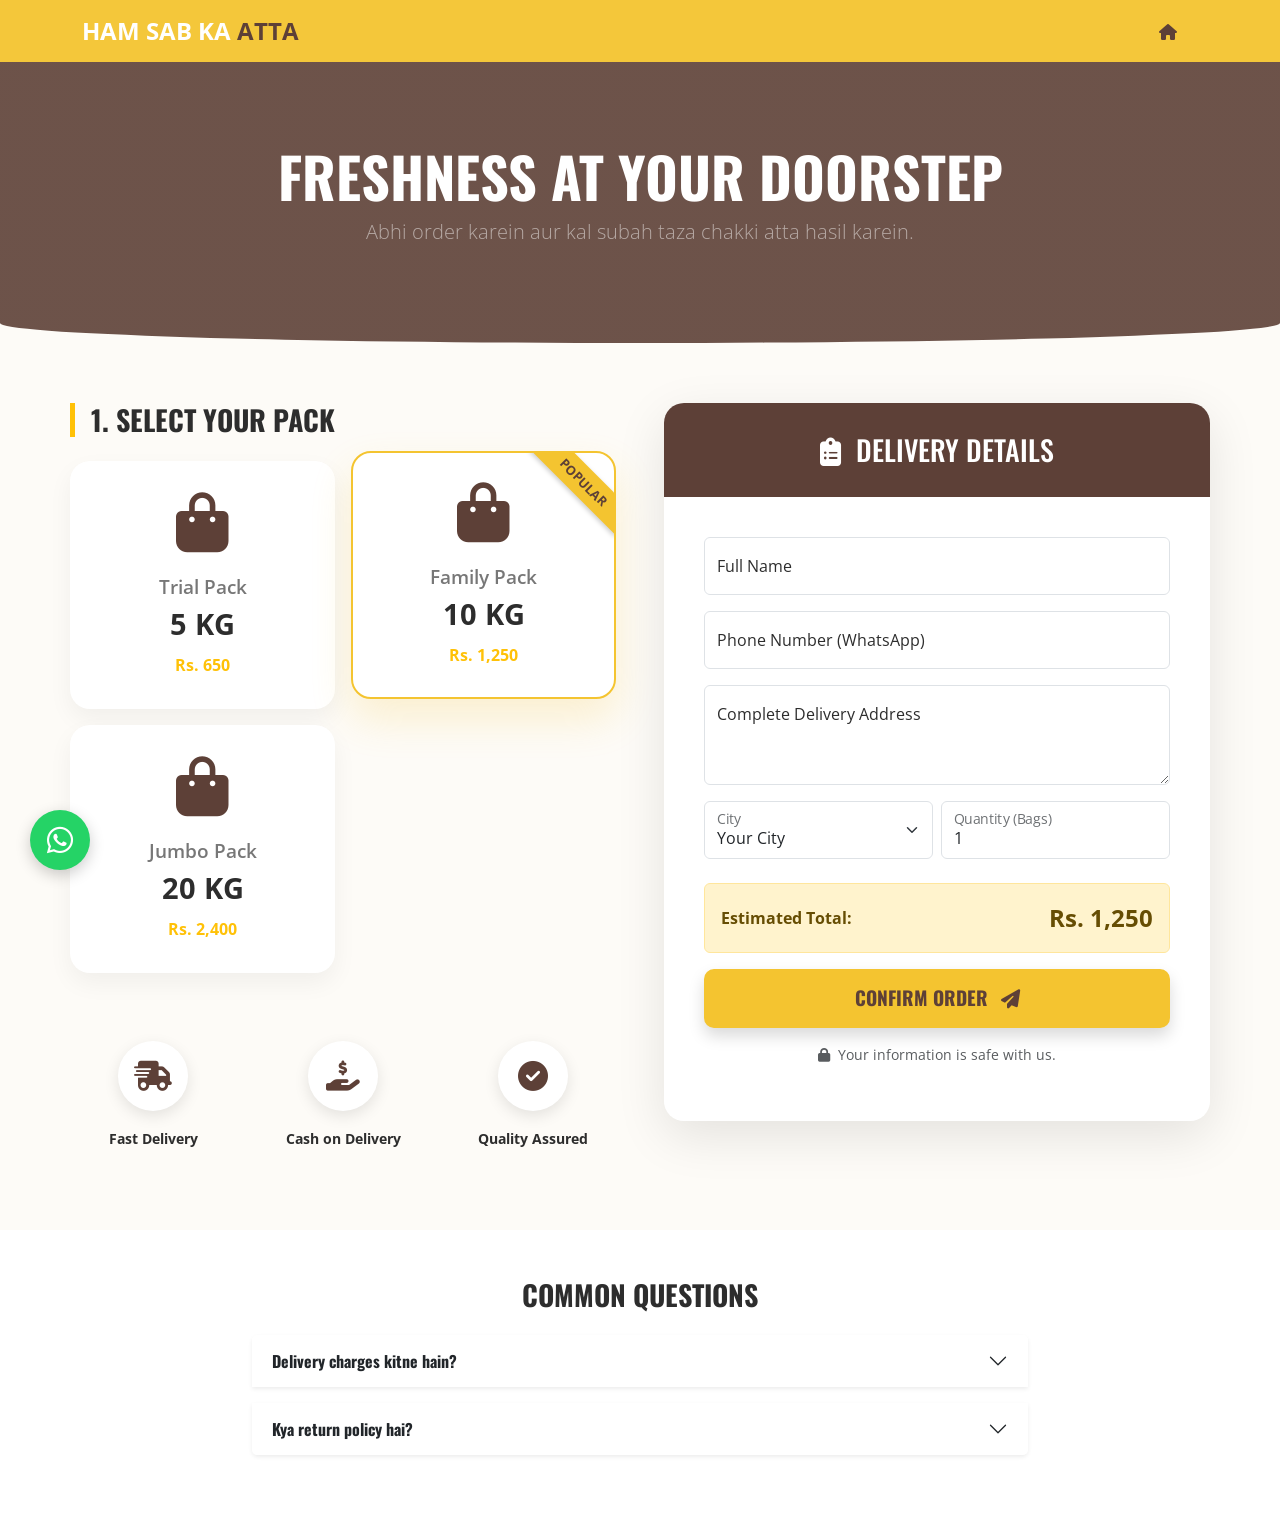
<file: Components/Order.html>
<!DOCTYPE html>
<html lang="en">
<head>
    <meta charset="UTF-8">
    <meta name="viewport" content="width=device-width, initial-scale=1.0">
    <title>Order Now - Ham Sab Ka Atta</title>

    <link href="https://cdn.jsdelivr.net/npm/bootstrap@5.3.0/dist/css/bootstrap.min.css" rel="stylesheet">
    
    <link rel="stylesheet" href="https://cdnjs.cloudflare.com/ajax/libs/font-awesome/6.4.0/css/all.min.css">
    
    <link href="https://fonts.googleapis.com/css2?family=Oswald:wght@400;700&family=Open+Sans:wght@400;600&display=swap" rel="stylesheet">

    <link href="https://unpkg.com/aos@2.3.1/dist/aos.css" rel="stylesheet">

    <style>
        :root {
            --brand-yellow: #F4C430;
            --brand-brown: #5D4037;
            --brand-dark: #2D2D2D;
            --bg-light: #fdfbf7;
        }

        body {
            font-family: 'Open Sans', sans-serif;
            background-color: var(--bg-light);
            color: var(--brand-dark);
            overflow-x: hidden;
        }

        h1, h2, h3, h4, .btn { font-family: 'Oswald', sans-serif; text-transform: uppercase; }

        /* --- NAVBAR --- */
        .navbar {
            background-color: rgba(244, 196, 48, 0.95);
            backdrop-filter: blur(10px);
        }
        .navbar-brand { font-size: 1.5rem; font-weight: bold; color: white !important; }
        .btn-back {
            background: white;
            color: var(--brand-brown);
            border-radius: 50px;
            font-weight: bold; 
            transition: 0.3s;
        }
        .btn-back:hover { background: var(--brand-brown); color: var(--brand-yellow); }

        /* --- HERO BANNER --- */
        .order-hero {
            background: linear-gradient(rgba(93, 64, 55, 0.9), rgba(93, 64, 55, 0.9)), url('https://images.unsplash.com/photo-1574323347407-f5e1ad6d020b?q=80&w=1920&auto=format&fit=crop');
            background-size: cover;
            background-position: center;
            color: white;
            padding: 80px 0;
            text-align: center;
            border-radius: 0 0 50% 50% / 20px;
        }

        /* --- PRODUCT CARDS (SELECTION) --- */
        .product-card {
            background: white;
            border-radius: 20px;
            padding: 30px 20px;
            text-align: center;
            border: 2px solid transparent;
            box-shadow: 0 10px 25px rgba(0,0,0,0.05);
            transition: 0.3s;
            cursor: pointer;
            position: relative;
            overflow: hidden;
        }
        .product-card:hover, .product-card.active {
            border-color: var(--brand-yellow);
            transform: translateY(-10px);
            box-shadow: 0 20px 40px rgba(244, 196, 48, 0.2);
        }
        
        .bag-icon {
            font-size: 60px;
            color: var(--brand-brown);
            margin-bottom: 20px;
        }
        
        .price-tag {
            font-size: 1.8rem;
            font-weight: bold;
            color: var(--brand-dark);
        }
        .weight-tag {
            font-size: 1.2rem;
            color: #777;
            font-weight: 600;
        }
        
        /* Ribbon for Best Seller */
        .ribbon {
            position: absolute;
            top: 15px; right: -30px;
            background: var(--brand-yellow);
            color: var(--brand-brown);
            padding: 5px 30px;
            transform: rotate(45deg);
            font-size: 0.8rem;
            font-weight: bold;
            box-shadow: 0 2px 5px rgba(0,0,0,0.2);
        }

        /* --- ORDER FORM --- */
        .form-section {
            padding: 60px 0;
        }
        .order-box {
            background: white;
            border-radius: 20px;
            box-shadow: 0 15px 50px rgba(0,0,0,0.1);
            overflow: hidden;
        }
        .form-header {
            background: var(--brand-brown);
            color: white;
            padding: 30px;
            text-align: center;
        }
        .form-body {
            padding: 40px;
        }
        
        /* Floating Labels Styling */
        .form-floating > .form-control:focus ~ label {
            color: var(--brand-yellow);
        }
        .form-control:focus {
            border-color: var(--brand-yellow);
            box-shadow: 0 0 0 0.25rem rgba(244, 196, 48, 0.25);
        }
        .btn-order {
            background: var(--brand-yellow);
            color: var(--brand-brown);
            font-weight: bold;
            font-size: 1.2rem;
            width: 100%;
            padding: 15px;
            border-radius: 10px;
            border: none;
            transition: 0.3s;
        }
        .btn-order:hover {
            background: var(--brand-dark);
            color: var(--brand-yellow);
            transform: scale(1.02);
        }

        /* --- TRUST BADGES --- */
        .trust-item {
            text-align: center;
            padding: 20px;
        }
        .trust-icon {
            width: 70px; height: 70px;
            background: #fff;
            border-radius: 50%;
            display: flex; align-items: center; justify-content: center;
            margin: 0 auto 15px;
            font-size: 30px;
            color: var(--brand-brown);
            box-shadow: 0 5px 15px rgba(0,0,0,0.1);
        }

        /* Floating WhatsApp */
        .float-wa {
            position: fixed;
            bottom: 30px; left: 30px;
            background: #25D366;
            color: white;
            width: 60px; height: 60px;
            border-radius: 50%;
            display: flex; align-items: center; justify-content: center;
            font-size: 30px;
            box-shadow: 0 5px 15px rgba(0,0,0,0.2);
            z-index: 100;
            transition: 0.3s;
            text-decoration: none;
        }
        .float-wa:hover { transform: scale(1.1); color: white; }

    </style>
</head>
<body>

    <nav class="navbar sticky-top">
        <div class="container">
            <a class="navbar-brand" href="../index.html">HAM SAB KA <span style="color: var(--brand-brown);">ATTA</span></a>
            <a href="../index.html" class="btn "><i style="color: var(--brand-brown);" class="fas fa-home me-2"></i></a>
        </div>
    </nav>

    <header class="order-hero">
        <div class="container" data-aos="fade-down">
            <h1 class="display-4 fw-bold">Freshness at Your Doorstep</h1>
            <p class="lead text-white-50">Abhi order karein aur kal subah taza chakki atta hasil karein.</p>
        </div>
    </header>

    <div class="container form-section">
        <div class="row g-5">
            
            <div class="col-lg-6">
                <h3 class="mb-4 fw-bold border-start border-5 border-warning ps-3">1. Select Your Pack</h3>
                
                <div class="row g-3">
                    <div class="col-md-6" data-aos="zoom-in" data-aos-delay="100">
                        <div class="product-card" onclick="selectPack('5kg', 650, this)">
                            <i class="fas fa-shopping-bag bag-icon"></i>
                            <div class="weight-tag">Trial Pack</div>
                            <div class="price-tag">5 KG</div>
                            <div class="text-warning fw-bold mt-2">Rs. 650</div>
                        </div>
                    </div>

                    <div class="col-md-6" data-aos="zoom-in" data-aos-delay="200">
                        <div class="product-card active" onclick="selectPack('10kg', 1250, this)">
                            <div class="ribbon">POPULAR</div>
                            <i class="fas fa-shopping-bag bag-icon"></i>
                            <div class="weight-tag">Family Pack</div>
                            <div class="price-tag">10 KG</div>
                            <div class="text-warning fw-bold mt-2">Rs. 1,250</div>
                        </div>
                    </div>

                    <div class="col-md-6" data-aos="zoom-in" data-aos-delay="300">
                        <div class="product-card" onclick="selectPack('20kg', 2400, this)">
                            <i class="fas fa-shopping-bag bag-icon"></i>
                            <div class="weight-tag">Jumbo Pack</div>
                            <div class="price-tag">20 KG</div>
                            <div class="text-warning fw-bold mt-2">Rs. 2,400</div>
                        </div>
                    </div>
                </div>

                <div class="row mt-5">
                    <div class="col-4 trust-item" data-aos="fade-up">
                        <div class="trust-icon"><i class="fas fa-truck-fast"></i></div>
                        <small class="fw-bold">Fast Delivery</small>
                    </div>
                    <div class="col-4 trust-item" data-aos="fade-up" data-aos-delay="100">
                        <div class="trust-icon"><i class="fas fa-hand-holding-dollar"></i></div>
                        <small class="fw-bold">Cash on Delivery</small>
                    </div>
                    <div class="col-4 trust-item" data-aos="fade-up" data-aos-delay="200">
                        <div class="trust-icon"><i class="fas fa-check-circle"></i></div>
                        <small class="fw-bold">Quality Assured</small>
                    </div>
                </div>

            </div>

            <div class="col-lg-6" data-aos="fade-left">
                <div class="order-box">
                    <div class="form-header">
                        <h3 class="m-0"><i class="fas fa-clipboard-list me-2"></i> Delivery Details</h3>
                    </div>
                    <div class="form-body">
                        <form>
                            <input type="hidden" id="selected-pack" value="10kg">

                            <div class="form-floating mb-3">
                                <input type="text" class="form-control" id="name" placeholder="Your Name" required>
                                <label for="name">Full Name</label>
                            </div>

                            <div class="form-floating mb-3">
                                <input type="tel" class="form-control" id="phone" placeholder="Phone Number" required>
                                <label for="phone">Phone Number (WhatsApp)</label>
                            </div>

                            <div class="form-floating mb-3">
                                <textarea class="form-control" placeholder="Address" id="address" style="height: 100px" required></textarea>
                                <label for="address">Complete Delivery Address</label>
                            </div>

                            <div class="row g-2 mb-4">
                                <div class="col-md-6">
                                    <div class="form-floating">
                                        <select class="form-select" id="city">
                                            <option selected>Your City</option>
                                            <option value="1">Lahore</option>
                                            <option value="2">Islamabad</option>
                                            <option value="3">Karachi</option>
                                            <option value="4">Multan</option>
                                        </select>
                                        <label for="city">City</label>
                                    </div>
                                </div>
                                <div class="col-md-6">
                                    <div class="form-floating">
                                        <input type="number" class="form-control" id="qty" value="1" min="1">
                                        <label for="qty">Quantity (Bags)</label>
                                    </div>
                                </div>
                            </div>

                            <div class="alert alert-warning d-flex justify-content-between align-items-center">
                                <strong>Estimated Total:</strong>
                                <span class="fs-4 fw-bold" id="total-price">Rs. 1,250</span>
                            </div>

                            <button type="button" class="btn btn-order shadow" onclick="submitOrder()">
                                CONFIRM ORDER <i class="fas fa-paper-plane ms-2"></i>
                            </button>
                            <p class="text-center mt-3 text-muted small"><i class="fas fa-lock me-1"></i> Your information is safe with us.</p>
                        </form>
                    </div>
                </div>
            </div>

        </div>
    </div>

    <section class="py-5 bg-white">
        <div class="container" style="max-width: 800px;">
            <h3 class="text-center fw-bold mb-4">Common Questions</h3>
            
            <div class="accordion" id="faqAccordion">
                <div class="accordion-item border-0 shadow-sm mb-3">
                    <h2 class="accordion-header">
                        <button class="accordion-button collapsed fw-bold" type="button" data-bs-toggle="collapse" data-bs-target="#faq1">
                            Delivery charges kitne hain?
                        </button>
                    </h2>
                    <div id="faq1" class="accordion-collapse collapse" data-bs-parent="#faqAccordion">
                        <div class="accordion-body text-muted">
                            Humare delivery charges area ke hisaab se hain, lekin 20KG pack par delivery bilkul <strong>FREE</strong> hai!
                        </div>
                    </div>
                </div>

                <div class="accordion-item border-0 shadow-sm mb-3">
                    <h2 class="accordion-header">
                        <button class="accordion-button collapsed fw-bold" type="button" data-bs-toggle="collapse" data-bs-target="#faq2">
                            Kya return policy hai?
                        </button>
                    </h2>
                    <div id="faq2" class="accordion-collapse collapse" data-bs-parent="#faqAccordion">
                        <div class="accordion-body text-muted">
                            Agar atta ki quality mein koi masla ho, to hum 7 din ke andar wapis ya replace kar dete hain. No questions asked.
                        </div>
                    </div>
                </div>
            </div>
        </div>
    </section>

    <a href="https://wa.me/923001234567" class="float-wa" target="_blank" title="Order via WhatsApp">
        <i class="fab fa-whatsapp"></i>
    </a>

    <script src="https://cdn.jsdelivr.net/npm/bootstrap@5.3.0/dist/js/bootstrap.bundle.min.js"></script>
    <script src="https://unpkg.com/aos@2.3.1/dist/aos.js"></script>
    <script>
        AOS.init({ duration: 800, once: true });

        // Simple Script to Handle Selection & Price
        let currentPrice = 1250;

        function selectPack(pack, price, element) {
            // Remove active class from all
            document.querySelectorAll('.product-card').forEach(card => card.classList.remove('active'));
            // Add active class to clicked
            element.classList.add('active');
            
            // Update Price Logic
            currentPrice = price;
            updateTotal();
        }

        function updateTotal() {
            let qty = document.getElementById('qty').value;
            let total = currentPrice * qty;
            document.getElementById('total-price').innerText = "Rs. " + total.toLocaleString();
        }

        // Listen for quantity change
        document.getElementById('qty').addEventListener('input', updateTotal);

        function submitOrder() {
            alert("Shukriya! Aapka order receive ho gaya hai. Humari team jald aapse rabta karegi.");
        }
    </script>
</body>
</html>
</file>
